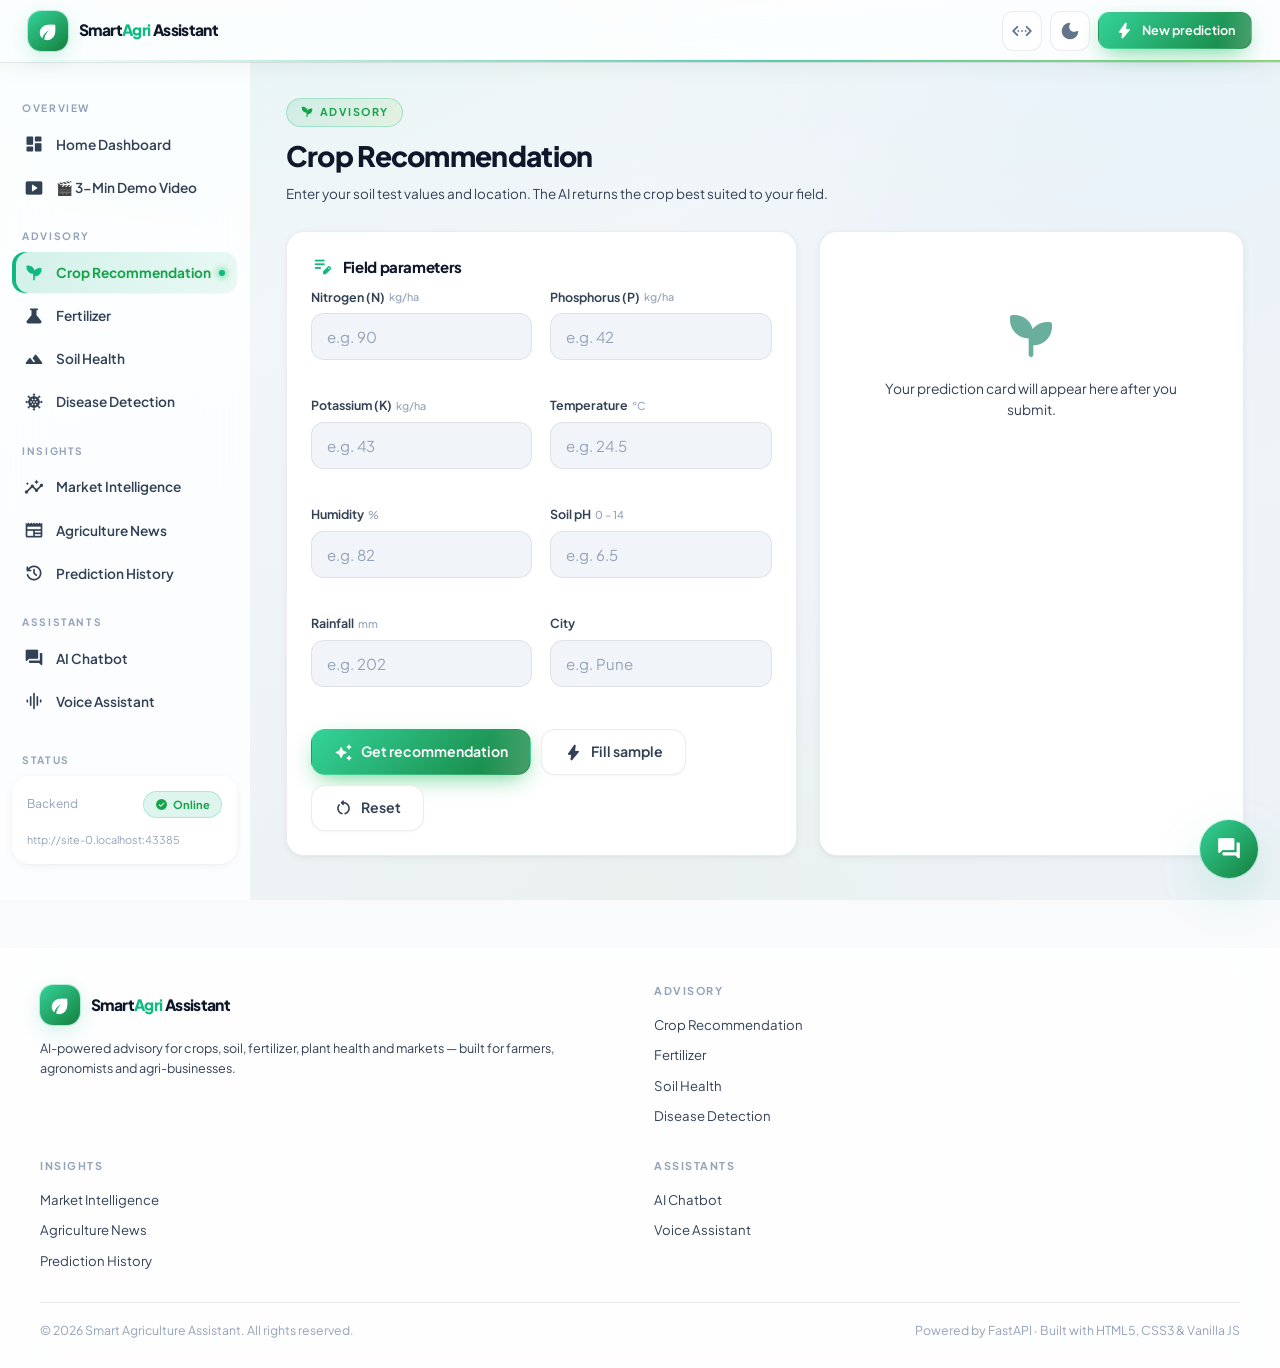
<file: frontend/pages/crop.html>
<!DOCTYPE html>
<html lang="en" data-theme="light">
<head>
  <meta charset="utf-8" />
  <meta name="viewport" content="width=device-width, initial-scale=1" />
  <title>Crop Recommendation — Smart Agriculture Assistant</title>
  <meta name="description" content="Get an AI crop recommendation from soil nutrients (N, P, K), temperature, humidity, pH, rainfall and your city." />
  <meta property="og:type" content="website" />
  <meta property="og:title" content="Crop Recommendation — Smart Agriculture Assistant" />
  <meta property="og:description" content="AI crop recommendation from soil nutrients and live weather." />
  <meta name="twitter:card" content="summary_large_image" />
  <link rel="icon" href="/favicon.ico" />
  <link rel="preconnect" href="https://fonts.googleapis.com" />
  <link rel="preconnect" href="https://fonts.gstatic.com" crossorigin />
  <link href="https://fonts.googleapis.com/css2?family=Plus+Jakarta+Sans:wght@400;500;600;700;800&family=Inter:wght@400;500;600;700;800&family=Material+Symbols+Rounded:opsz,wght,FILL,GRAD@24,400,1,0&display=swap" rel="stylesheet" />
  <link rel="stylesheet" href="../css/style.css" />
  <link rel="stylesheet" href="../css/responsive.css" />
</head>
<body data-root="../">
  <header data-shell="navbar"></header>
  <div class="layout">
    <nav data-shell="sidebar"></nav>
    <main class="content" id="main">

      <header class="page-head reveal">
        <span class="eyebrow">
          <span class="mi" style="font-size:14px" aria-hidden="true">psychiatry</span>Advisory
        </span>
        <h1>Crop Recommendation</h1>
        <p>Enter your soil test values and location. The AI returns the crop best suited to your field.</p>
      </header>

      <div class="grid reveal" style="grid-template-columns: minmax(0,1.2fr) minmax(0,1fr); gap:22px">

        <!-- Form -->
        <section class="card">
          <h2 class="card__title">
            <span class="mi" aria-hidden="true">edit_note</span>Field parameters
          </h2>
          <form id="cropForm" novalidate>
            <div class="form-grid">
              <div class="field">
                <label for="N">Nitrogen (N) <span class="hint">kg/ha</span></label>
                <input class="input" id="N" name="N" type="number" step="any" min="0" max="200" placeholder="e.g. 90" required />
                <span class="error-text" data-error-for="N"></span>
              </div>
              <div class="field">
                <label for="P">Phosphorus (P) <span class="hint">kg/ha</span></label>
                <input class="input" id="P" name="P" type="number" step="any" min="0" max="200" placeholder="e.g. 42" required />
                <span class="error-text" data-error-for="P"></span>
              </div>
              <div class="field">
                <label for="K">Potassium (K) <span class="hint">kg/ha</span></label>
                <input class="input" id="K" name="K" type="number" step="any" min="0" max="220" placeholder="e.g. 43" required />
                <span class="error-text" data-error-for="K"></span>
              </div>
              <div class="field">
                <label for="temperature">Temperature <span class="hint">°C</span></label>
                <input class="input" id="temperature" name="temperature" type="number" step="any" min="-10" max="60" placeholder="e.g. 24.5" required />
                <span class="error-text" data-error-for="temperature"></span>
              </div>
              <div class="field">
                <label for="humidity">Humidity <span class="hint">%</span></label>
                <input class="input" id="humidity" name="humidity" type="number" step="any" min="0" max="100" placeholder="e.g. 82" required />
                <span class="error-text" data-error-for="humidity"></span>
              </div>
              <div class="field">
                <label for="ph">Soil pH <span class="hint">0 – 14</span></label>
                <input class="input" id="ph" name="ph" type="number" step="any" min="0" max="14" placeholder="e.g. 6.5" required />
                <span class="error-text" data-error-for="ph"></span>
              </div>
              <div class="field">
                <label for="rainfall">Rainfall <span class="hint">mm</span></label>
                <input class="input" id="rainfall" name="rainfall" type="number" step="any" min="0" max="1000" placeholder="e.g. 202" required />
                <span class="error-text" data-error-for="rainfall"></span>
              </div>
              <div class="field">
                <label for="city">City</label>
                <input class="input" id="city" name="city" type="text" maxlength="80" placeholder="e.g. Pune" required />
                <span class="error-text" data-error-for="city"></span>
              </div>
            </div>
            <div class="row wrap actions mt-2" style="gap:10px">
              <button class="btn btn--primary" type="submit" id="cropSubmit">
                <span class="mi" aria-hidden="true">auto_awesome</span>Get recommendation</button>
              <button class="btn btn--ghost" type="button" id="cropSample">
                <span class="mi" aria-hidden="true">bolt</span>Fill sample</button>
              <button class="btn btn--ghost" type="reset">
                <span class="mi" aria-hidden="true">restart_alt</span>Reset</button>
            </div>
          </form>
        </section>

        <!-- Result -->
        <section class="card" id="cropResult" aria-live="polite">
          <div class="empty">
            <span class="mi" aria-hidden="true">psychiatry</span>
            <p class="mt-1">Your prediction card will appear here after you submit.</p>
          </div>
        </section>
      </div>

    </main>
  </div>
  <footer data-shell="footer"></footer>

  <script src="../js/api.js"></script>
  <script src="../js/script.js"></script>
  <script src="../js/crop.js"></script>
</body>
</html>
</file>
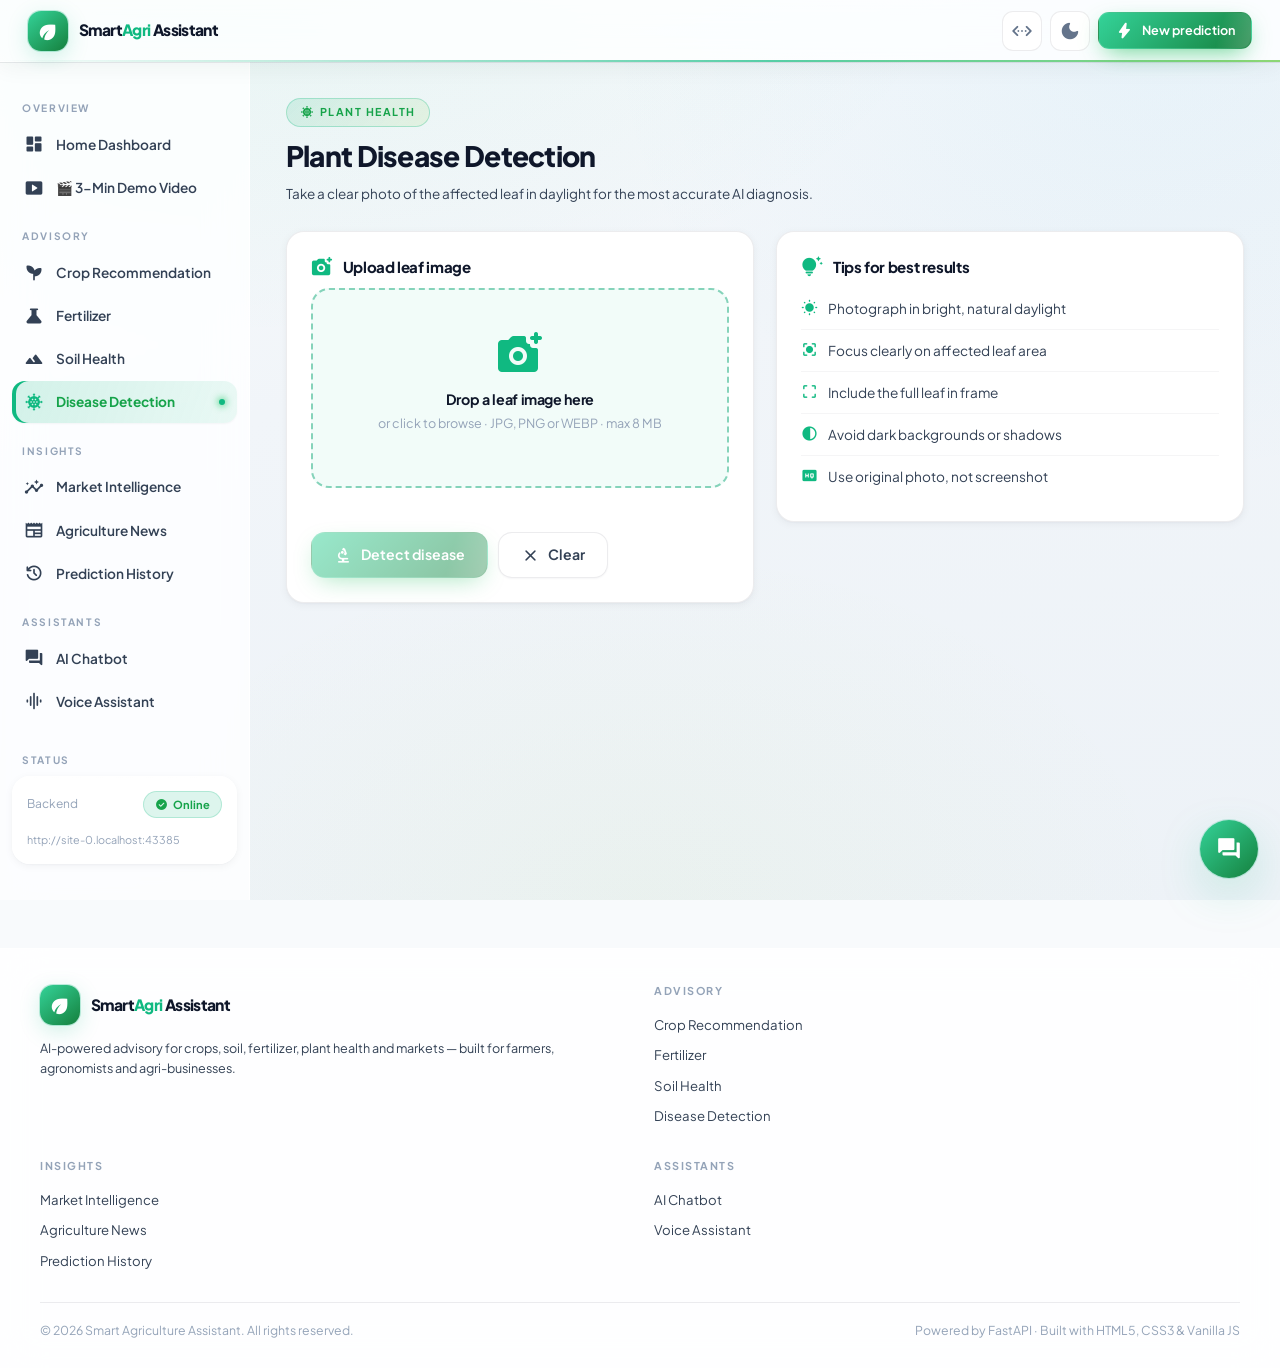
<file: frontend/pages/disease.html>
<!DOCTYPE html>
<html lang="en" data-theme="light">
<head>
  <meta charset="utf-8" />
  <meta name="viewport" content="width=device-width, initial-scale=1" />
  <title>Plant Disease Detection — Smart Agriculture Assistant</title>
  <meta name="description" content="Upload a leaf photo to detect plant disease with confidence score, symptoms, treatment, prevention and medicine recommendations." />
  <meta property="og:type" content="website" />
  <meta property="og:title" content="Plant Disease Detection — Smart Agriculture Assistant" />
  <meta property="og:description" content="AI leaf diagnosis with treatment and prevention guidance." />
  <meta name="twitter:card" content="summary_large_image" />
  <link rel="icon" href="/favicon.ico" />
  <link rel="preconnect" href="https://fonts.googleapis.com" />
  <link rel="preconnect" href="https://fonts.gstatic.com" crossorigin />
  <link href="https://fonts.googleapis.com/css2?family=Plus+Jakarta+Sans:wght@400;500;600;700;800&family=Inter:wght@400;500;600;700;800&family=Material+Symbols+Rounded:opsz,wght,FILL,GRAD@24,400,1,0&display=swap" rel="stylesheet" />
  <link rel="stylesheet" href="../css/style.css" />
  <link rel="stylesheet" href="../css/responsive.css" />
</head>
<body data-root="../">
  <header data-shell="navbar"></header>
  <div class="layout">
    <nav data-shell="sidebar"></nav>
    <main class="content" id="main">

      <header class="page-head reveal">
        <span class="eyebrow">
          <span class="mi" style="font-size:14px" aria-hidden="true">coronavirus</span>Plant Health
        </span>
        <h1>Plant Disease Detection</h1>
        <p>Take a clear photo of the affected leaf in daylight for the most accurate AI diagnosis.</p>
      </header>

      <div class="grid reveal" style="grid-template-columns: minmax(0,1fr) minmax(0,1fr); gap:22px">
        <section class="card">
          <h2 class="card__title">
            <span class="mi" aria-hidden="true">add_a_photo</span>Upload leaf image
          </h2>
          <form id="diseaseForm" novalidate>
            <div class="dropzone" id="diseaseDrop" role="button" tabindex="0"
                 aria-label="Upload a leaf image, or drag and drop it here">
              <span class="mi" aria-hidden="true">add_a_photo</span>
              <h3 class="mt-1">Drop a leaf image here</h3>
              <p class="small muted">or click to browse · JPG, PNG or WEBP · max 8 MB</p>
            </div>
            <input type="file" id="diseaseFile" accept="image/*" class="visually-hidden" />
            <img id="diseasePreview" class="preview-img hidden" alt="Preview of the uploaded leaf image" />
            <span class="error-text" id="diseaseError" style="margin-top:8px;display:block"></span>
            <div class="row wrap actions mt-2" style="gap:10px">
              <button class="btn btn--primary" type="submit" id="diseaseSubmit" disabled>
                <span class="mi" aria-hidden="true">biotech</span>Detect disease</button>
              <button class="btn btn--ghost" type="button" id="diseaseClear">
                <span class="mi" aria-hidden="true">close</span>Clear</button>
            </div>
          </form>
        </section>

        <!-- Tips panel -->
        <section class="card" style="align-self:start">
          <h2 class="card__title">
            <span class="mi" aria-hidden="true">tips_and_updates</span>Tips for best results
          </h2>
          <ul class="list-clean">
            <li><span class="mi" aria-hidden="true">wb_sunny</span>Photograph in bright, natural daylight</li>
            <li><span class="mi" aria-hidden="true">center_focus_strong</span>Focus clearly on affected leaf area</li>
            <li><span class="mi" aria-hidden="true">crop_free</span>Include the full leaf in frame</li>
            <li><span class="mi" aria-hidden="true">contrast</span>Avoid dark backgrounds or shadows</li>
            <li><span class="mi" aria-hidden="true">high_quality</span>Use original photo, not screenshot</li>
          </ul>
        </section>
      </div>

      <section class="mt-2" id="diseaseResult" aria-live="polite"></section>
    </main>
  </div>
  <footer data-shell="footer"></footer>

  <script src="../js/api.js"></script>
  <script src="../js/script.js"></script>
  <script src="../js/disease.js"></script>
</body>
</html>
</file>
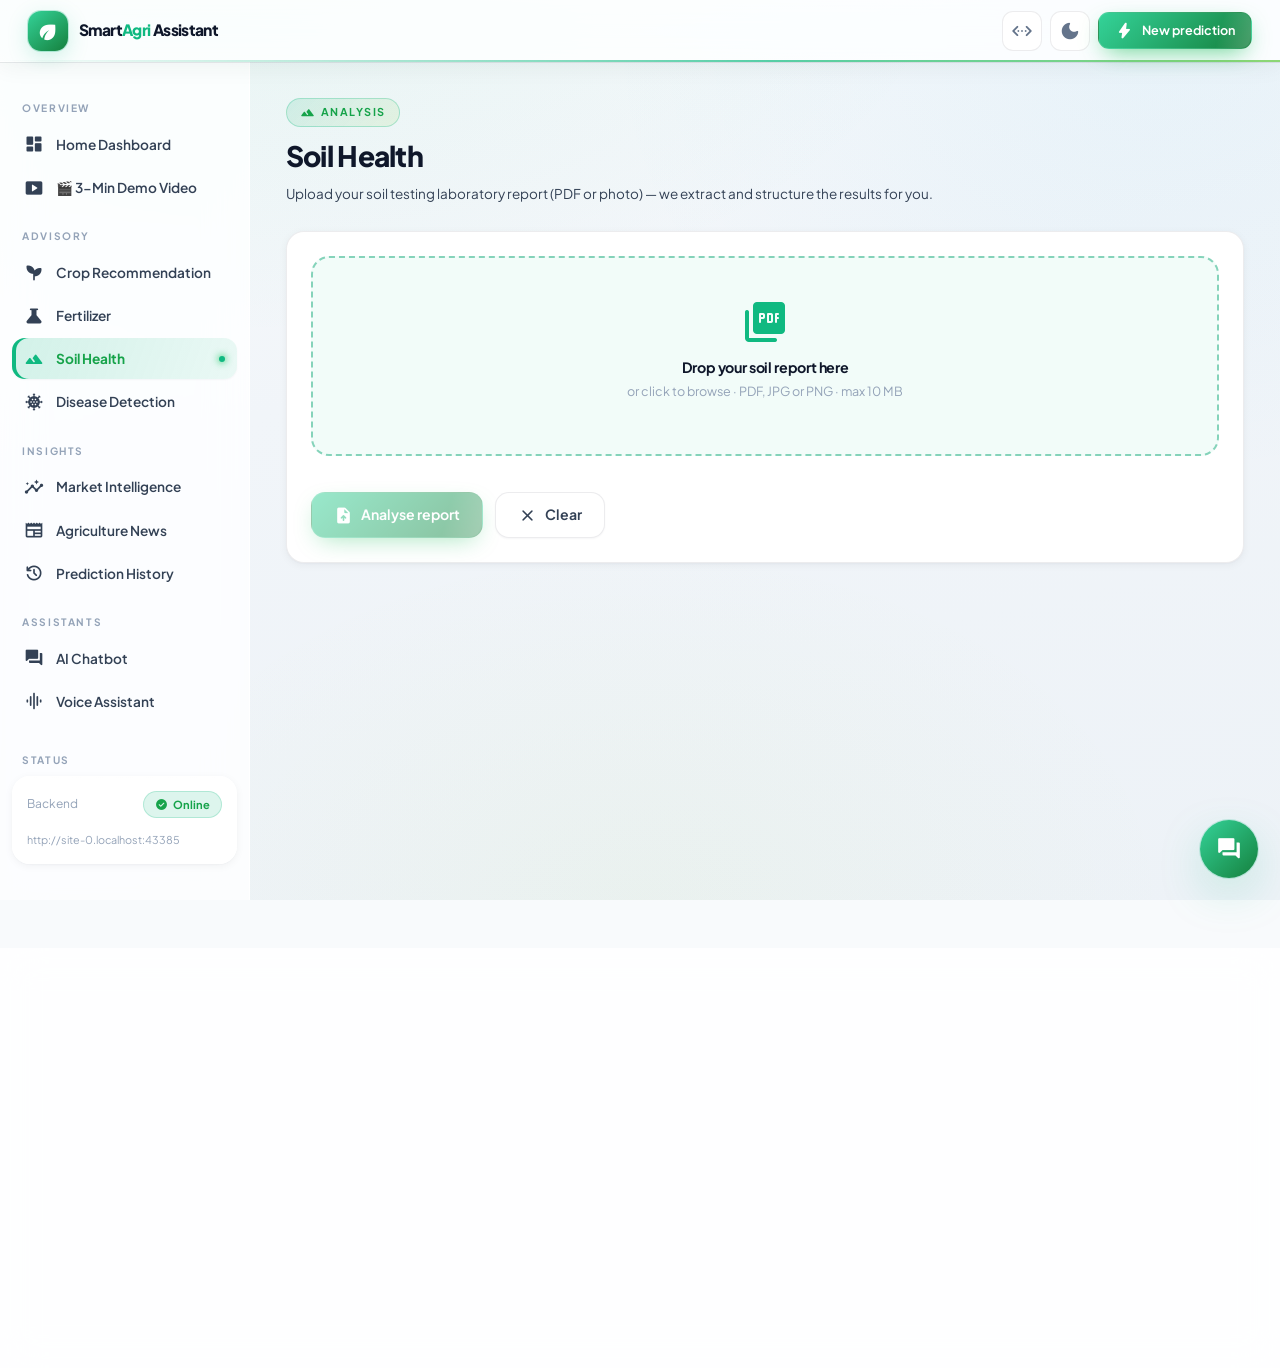
<file: frontend/pages/soil.html>
<!DOCTYPE html>
<html lang="en" data-theme="light">
<head>
  <meta charset="utf-8" />
  <meta name="viewport" content="width=device-width, initial-scale=1" />
  <title>Soil Health Report — Smart Agriculture Assistant</title>
  <meta name="description" content="Upload a soil laboratory report (PDF or photo) and get an instant structured analysis of nutrients, pH and organic carbon." />
  <meta property="og:type" content="website" />
  <meta property="og:title" content="Soil Health Report — Smart Agriculture Assistant" />
  <meta property="og:description" content="Turn a soil lab PDF into a clear, actionable health report." />
  <meta name="twitter:card" content="summary_large_image" />
  <link rel="icon" href="/favicon.ico" />
  <link rel="preconnect" href="https://fonts.googleapis.com" />
  <link rel="preconnect" href="https://fonts.gstatic.com" crossorigin />
  <link href="https://fonts.googleapis.com/css2?family=Plus+Jakarta+Sans:wght@400;500;600;700;800&family=Inter:wght@400;500;600;700;800&family=Material+Symbols+Rounded:opsz,wght,FILL,GRAD@24,400,1,0&display=swap" rel="stylesheet" />
  <link rel="stylesheet" href="../css/style.css" />
  <link rel="stylesheet" href="../css/responsive.css" />
</head>
<body data-root="../">
  <header data-shell="navbar"></header>
  <div class="layout">
    <nav data-shell="sidebar"></nav>
    <main class="content" id="main">
      <header class="page-head reveal">
        <span class="eyebrow"><span class="mi" style="font-size:15px">terrain</span>Analysis</span>
        <h1>Soil Health</h1>
        <p>Upload your soil testing laboratory report (PDF or photo) — we extract and structure the results for you.</p>
      </header>

      <section class="card reveal">
        <form id="soilForm" novalidate>
          <div class="dropzone" id="soilDrop" role="button" tabindex="0"
               aria-label="Upload a soil report as PDF or image, or drag and drop it here">
            <span class="mi" aria-hidden="true">picture_as_pdf</span>
            <h3 class="mt-1">Drop your soil report here</h3>
            <p class="small muted">or click to browse · PDF, JPG or PNG · max 10 MB</p>
            <p class="small" id="soilFileName" style="font-weight:650"></p>
          </div>
          <input type="file" id="soilFile" name="file" accept="application/pdf,.pdf,image/png,image/jpeg,image/jpg,.png,.jpg,.jpeg" class="visually-hidden" />
          <span class="error-text" id="soilError"></span>
          <div class="row wrap actions mt-2">
            <button class="btn btn--primary" type="submit" id="soilSubmit" disabled>
              <span class="mi">upload_file</span>Analyse report</button>
            <button class="btn btn--ghost" type="button" id="soilClear"><span class="mi">close</span>Clear</button>
          </div>
        </form>
      </section>

      <section class="mt-2" id="soilResult" aria-live="polite"></section>
    </main>
  </div>
  <footer data-shell="footer"></footer>

  <script src="../js/api.js"></script>
  <script src="../js/script.js"></script>
  <script src="../js/soil.js"></script>
</body>
</html>
</file>
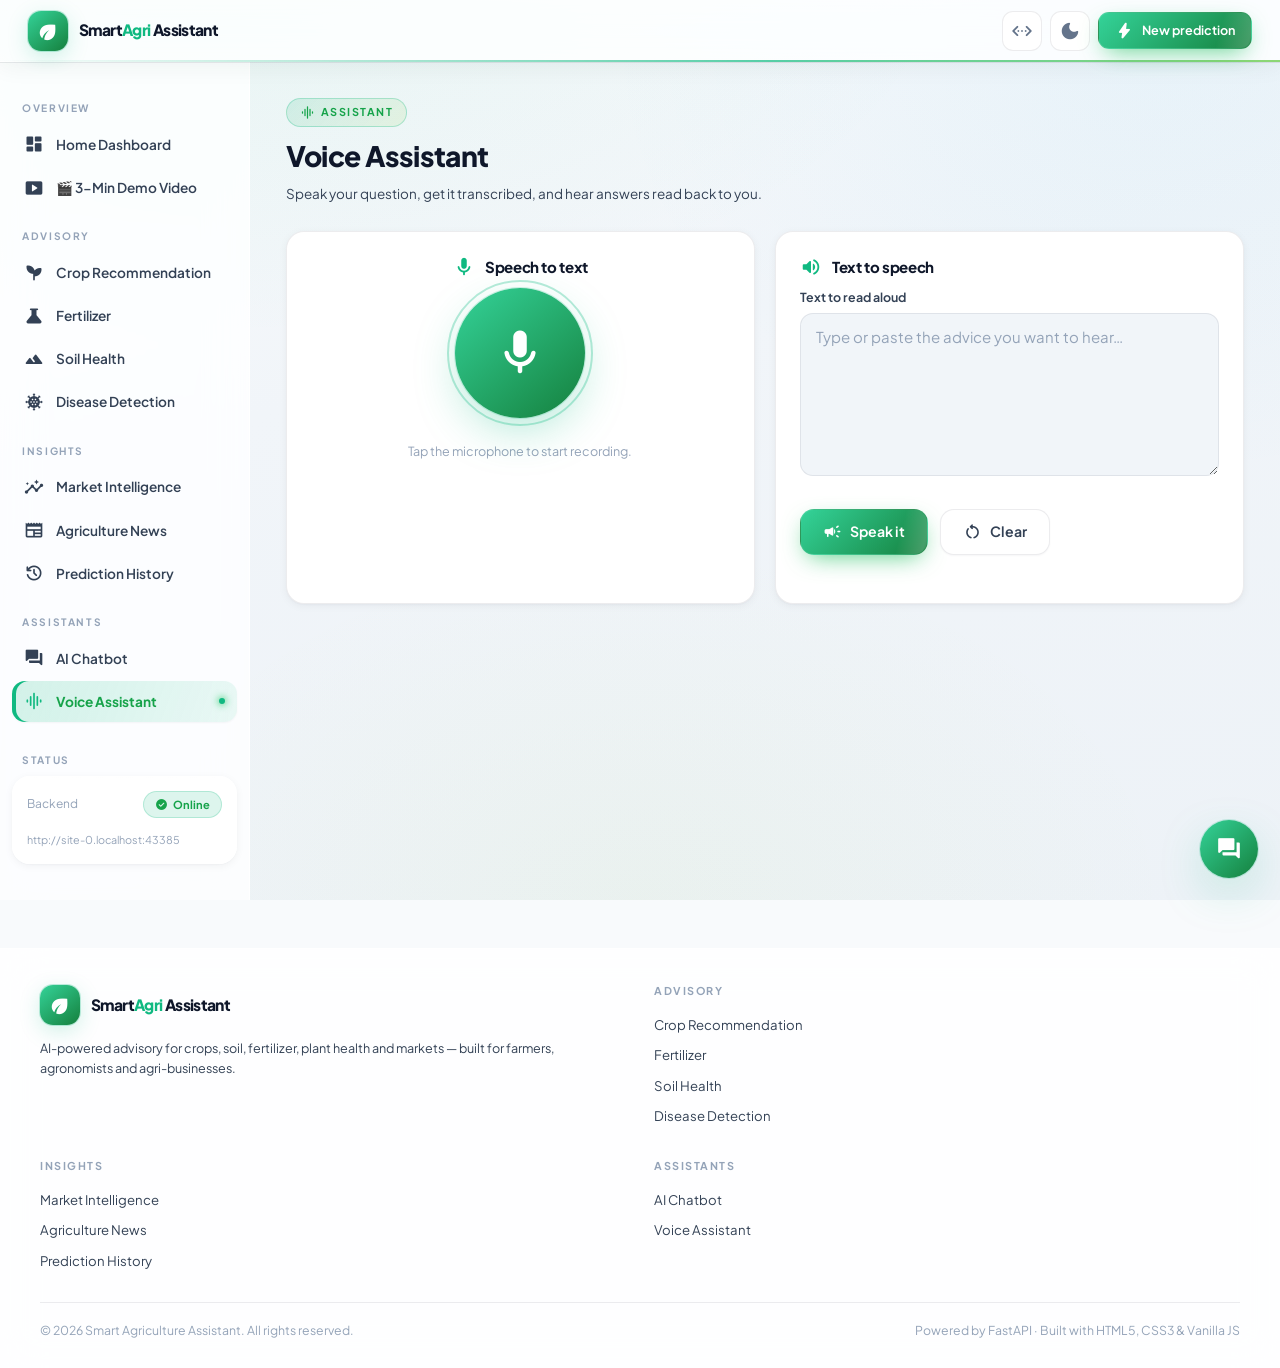
<file: frontend/pages/voice.html>
<!DOCTYPE html>
<html lang="en" data-theme="light">
<head>
  <meta charset="utf-8" />
  <meta name="viewport" content="width=device-width, initial-scale=1" />
  <title>Voice Assistant — Smart Agriculture Assistant</title>
  <meta name="description" content="Hands-free farming assistant: record your question for speech-to-text transcription and listen to spoken answers." />
  <meta property="og:type" content="website" />
  <meta property="og:title" content="Voice Assistant — Smart Agriculture Assistant" />
  <meta property="og:description" content="Speech-to-text and text-to-speech for hands-free field use." />
  <meta name="twitter:card" content="summary_large_image" />
  <link rel="icon" href="/favicon.ico" />
  <link rel="preconnect" href="https://fonts.googleapis.com" />
  <link rel="preconnect" href="https://fonts.gstatic.com" crossorigin />
  <link href="https://fonts.googleapis.com/css2?family=Plus+Jakarta+Sans:wght@400;500;600;700;800&family=Inter:wght@400;500;600;700;800&family=Material+Symbols+Rounded:opsz,wght,FILL,GRAD@24,400,1,0&display=swap" rel="stylesheet" />
  <link rel="stylesheet" href="../css/style.css" />
  <link rel="stylesheet" href="../css/responsive.css" />
</head>
<body data-root="../">
  <header data-shell="navbar"></header>
  <div class="layout">
    <nav data-shell="sidebar"></nav>
    <main class="content" id="main">
      <header class="page-head reveal">
        <span class="eyebrow"><span class="mi" style="font-size:15px">graphic_eq</span>Assistant</span>
        <h1>Voice Assistant</h1>
        <p>Speak your question, get it transcribed, and hear answers read back to you.</p>
      </header>

      <div class="grid cols-2">
        <!-- Speech to text -->
        <section class="card center reveal">
          <h2 class="card__title" style="justify-content:center"><span class="mi">mic</span>Speech to text</h2>
          <button class="mic-btn mt-2" id="micBtn" aria-label="Start recording" aria-pressed="false">
            <span class="mi" aria-hidden="true">mic</span>
          </button>
          <div class="wave hidden" id="wave" aria-hidden="true">
            <i></i><i></i><i></i><i></i><i></i><i></i><i></i><i></i><i></i><i></i><i></i><i></i>
          </div>
          <p class="small muted mt-2" id="micStatus">Tap the microphone to start recording.</p>
          <div id="transcriptPanel" class="mt-1" aria-live="polite"></div>
        </section>

        <!-- Text to speech -->
        <section class="card reveal">
          <h2 class="card__title"><span class="mi">volume_up</span>Text to speech</h2>
          <form id="speakForm" novalidate>
            <div class="field">
              <label for="speakText">Text to read aloud</label>
              <textarea class="input" id="speakText" name="text" rows="6" maxlength="1000"
                        placeholder="Type or paste the advice you want to hear…" required></textarea>
              <span class="error-text" data-error-for="text"></span>
            </div>
            <div class="row wrap actions mt-1">
              <button class="btn btn--primary" type="submit" id="speakSubmit"><span class="mi">campaign</span>Speak it</button>
              <button class="btn btn--ghost" type="reset"><span class="mi">restart_alt</span>Clear</button>
            </div>
          </form>
          <div id="audioPanel" class="mt-2" aria-live="polite"></div>
        </section>
      </div>
    </main>
  </div>
  <footer data-shell="footer"></footer>

  <script src="../js/api.js"></script>
  <script src="../js/script.js"></script>
  <script src="../js/voice.js"></script>
</body>
</html>
</file>
<file: frontend/css/style.css>
/* ==========================================================================
   Smart Agriculture Assistant — Premium Stylesheet v2.0
   Glassmorphism 2.0 · 3D Cards · Animated Gradients · Micro-animations
   ========================================================================== */

@import url('https://fonts.googleapis.com/css2?family=Plus+Jakarta+Sans:wght@400;500;600;700;800&family=Inter:wght@400;500;600;700;800&family=Material+Symbols+Rounded:opsz,wght,FILL,GRAD@24,400,1,0&display=swap');

/* ---------- Design Tokens ---------- */
:root {
  /* — Modern Brand Emerald Palette — */
  --green-50:  #f0fdf4;
  --green-100: #dcfce7;
  --green-200: #bbf7d0;
  --green-300: #86efac;
  --green-400: #4ade80;
  --green-500: #22c55e;
  --green-600: #16a34a;
  --green-700: #15803d;
  --green-800: #166534;
  --green-900: #14532d;
  --leaf:      #10b981;
  --leaf-light:#34d399;
  --lime:      #84cc16;
  --emerald:   #059669;

  /* — Accent Colors — */
  --gold:    #f59e0b;
  --gold-2:  #d97706;
  --sky:     #0ea5e9;
  --sky-2:   #0284c7;
  --violet:  #8b5cf6;
  --rose:    #f43f5e;
  --teal:    #14b8a6;
  --danger:  #ef4444;
  --warn:    #f59e0b;
  --amber:   #f97316;

  /* — Light Theme Surfaces (Modern Slate & Porcelain) — */
  --bg:         #f8fafc;
  --bg-grad:
    radial-gradient(ellipse 1400px 700px at 15% -5%,  rgba(16, 185, 129, 0.07) 0%, transparent 55%),
    radial-gradient(ellipse 1000px 800px at 90%  5%,  rgba(14, 165, 233, 0.05) 0%, transparent 55%),
    radial-gradient(ellipse  900px 600px at 50% 100%, rgba(132, 204, 22, 0.04) 0%, transparent 60%),
    linear-gradient(168deg, #f8fafc 0%, #f1f5f9 40%, #edf2f7 100%);

  --surface:    #ffffff;
  --surface-2:  #f1f5f9;
  --surface-3:  #e2e8f0;
  --glass:      rgba(255, 255, 255, 0.82);
  --glass-2:    rgba(255, 255, 255, 0.55);
  --glass-brd:  rgba(255, 255, 255, 0.90);
  --glass-brd2: rgba(255, 255, 255, 0.45);
  --glass-blur: saturate(180%) blur(20px);

  /* — Text (Slate & Charcoal) — */
  --text:   #0f172a;
  --text-2: #334155;
  --text-3: #64748b;
  --muted:  #94a3b8;
  --border: rgba(15, 23, 42, 0.08);
  --border-2: rgba(15, 23, 42, 0.04);

  /* — Modern Soft Shadows — */
  --shadow-xs: 0 1px 2px rgba(15, 23, 42, 0.04);
  --shadow-sm: 0 2px 8px rgba(15, 23, 42, 0.05), 0 1px 2px rgba(15, 23, 42, 0.03);
  --shadow-md: 0 8px 20px rgba(15, 23, 42, 0.07), 0 2px 5px rgba(15, 23, 42, 0.04);
  --shadow-lg: 0 20px 45px -15px rgba(15, 23, 42, 0.12), 0 6px 16px rgba(15, 23, 42, 0.05);
  --shadow-xl: 0 32px 70px -20px rgba(15, 23, 42, 0.16), 0 12px 28px rgba(15, 23, 42, 0.07);
  --glow-green: 0 0 0 1px rgba(16, 185, 129, 0.25), 0 6px 24px -4px rgba(16, 185, 129, 0.30);
  --glow-green-lg: 0 0 0 1px rgba(16, 185, 129, 0.2), 0 16px 50px -10px rgba(16, 185, 129, 0.40);
  --glow-gold:  0 0 0 1px rgba(245, 158, 11, 0.25), 0 6px 24px -4px rgba(245, 158, 11, 0.35);

  /* — Border Radii — */
  --radius-xs: 6px;
  --radius-sm: 8px;
  --radius:    12px;
  --radius-md: 14px;
  --radius-lg: 18px;
  --radius-xl: 22px;
  --radius-2xl:28px;

  /* — Layout — */
  --sidebar-w: 250px;
  --nav-h:     62px;

  /* — Motion — */
  --ease:      cubic-bezier(.22,1,.36,1);
  --ease-back: cubic-bezier(.34,1.56,.64,1);
  --ease-in:   cubic-bezier(.55,.055,.675,.19);

  /* — Typography — */
  --font:    "Plus Jakarta Sans","Inter",system-ui,-apple-system,BlinkMacSystemFont,"Segoe UI",Roboto,sans-serif;
  --font-mono:"JetBrains Mono","Fira Code",monospace;
}

/* ---------- Dark Mode ---------- */
html[data-theme="dark"] {
  --bg:         #090d16;
  --bg-grad:
    radial-gradient(ellipse 1200px 680px at 12% -8%,  rgba(16, 185, 129, 0.12) 0%, transparent 60%),
    radial-gradient(ellipse  950px 700px at 92%  4%,  rgba(14, 165, 233, 0.08) 0%, transparent 55%),
    radial-gradient(ellipse  800px 500px at 50% 110%, rgba(132, 204, 22, 0.05) 0%, transparent 65%),
    linear-gradient(168deg, #090d16 0%, #0d1527 50%, #080c14 100%);

  --surface:    #0f172a;
  --surface-2:  #1e293b;
  --surface-3:  #334155;
  --glass:      rgba(15, 23, 42, 0.78);
  --glass-2:    rgba(15, 23, 42, 0.50);
  --glass-brd:  rgba(255, 255, 255, 0.10);
  --glass-brd2: rgba(255, 255, 255, 0.06);

  --text:   #f8fafc;
  --text-2: #cbd5e1;
  --text-3: #94a3b8;
  --muted:  #64748b;
  --border: rgba(255, 255, 255, 0.09);
  --border-2: rgba(255, 255, 255, 0.05);

  --shadow-sm: 0 2px 8px rgba(0,0,0,.4);
  --shadow-md: 0 8px 24px rgba(0,0,0,.50);
  --shadow-lg: 0 20px 50px -16px rgba(0,0,0,.70);
  --shadow-xl: 0 32px 75px -20px rgba(0,0,0,.80);
  --glow-green: 0 0 0 1px rgba(16,185,129,.25), 0 6px 24px -4px rgba(16,185,129,.30);
  --glow-green-lg: 0 0 0 1px rgba(16,185,129,.18), 0 16px 50px -10px rgba(16,185,129,.40);
}

/* ==========================================================================
   Base Reset & Refined Compact Sizing
   ========================================================================== */
*, *::before, *::after { box-sizing: border-box; margin: 0; }
html { scroll-behavior: smooth; font-size: 15px; }
html, body { height: 100%; }
body {
  font-family: var(--font);
  color: var(--text);
  background: var(--bg);
  background-image: var(--bg-grad);
  background-attachment: fixed;
  -webkit-font-smoothing: antialiased;
  -moz-osx-font-smoothing: grayscale;
  line-height: 1.55;
  transition: background-color .4s var(--ease), color .4s var(--ease);
  overflow-x: hidden;
}
img { max-width: 100%; display: block; }
a { color: inherit; text-decoration: none; }
button, input, select, textarea { font: inherit; color: inherit; }
h1,h2,h3,h4 { line-height: 1.2; margin: 0 0 .4em; letter-spacing: -.025em; font-family: var(--font); }
h1 { font-size: clamp(1.45rem, 2.2vw, 2.05rem); font-weight: 800; }
h2 { font-size: clamp(1.1rem, 1.5vw, 1.4rem); font-weight: 750; }
h3 { font-size: 0.95rem; font-weight: 700; }
h4 { font-size: 0.85rem; font-weight: 700; }
p  { margin: 0 0 0.85rem; color: var(--text-2); line-height: 1.55; font-size: 0.9rem; }
code { font-family: var(--font-mono); font-size:.88em; }

/* Focus */
:focus-visible {
  outline: 2px solid var(--leaf);
  outline-offset: 3px;
  border-radius: 8px;
}

/* Accessibility skip */
.visually-hidden {
  position:absolute; width:1px; height:1px; overflow:hidden;
  clip:rect(0 0 0 0); clip-path:inset(50%); white-space:nowrap;
}

/* Custom Scrollbar */
::-webkit-scrollbar { width: 6px; height: 6px; }
::-webkit-scrollbar-track { background: transparent; }
::-webkit-scrollbar-thumb { background: color-mix(in oklab,var(--leaf) 40%,var(--muted)); border-radius:99px; }
::-webkit-scrollbar-thumb:hover { background: var(--leaf); }

/* ==========================================================================
   Utility classes
   ========================================================================== */
.muted   { color: var(--muted); }
.small   { font-size: .84rem; }
.smaller { font-size: .76rem; }
.center  { text-align: center; }
.row     { display: flex; gap: 12px; align-items: center; }
.row.wrap { flex-wrap: wrap; }
.spread  { justify-content: space-between; }
.mt-0 { margin-top: 0; }
.mt-1 { margin-top: 14px; }
.mt-2 { margin-top: 24px; }
.mb-1 { margin-bottom: 14px; }
.mb-2 { margin-bottom: 24px; }
.hidden { display: none !important; }
.grid { display: grid; gap: 20px; }
.grid.cols-2 { grid-template-columns: repeat(2, minmax(0,1fr)); }
.grid.cols-3 { grid-template-columns: repeat(3, minmax(0,1fr)); }
.grid.cols-4 { grid-template-columns: repeat(4, minmax(0,1fr)); }
.grid.auto   { grid-template-columns: repeat(auto-fill, minmax(265px,1fr)); }

/* ==========================================================================
   Material Symbols (filled variant for premium look)
   ========================================================================== */
.mi {
  font-family: "Material Symbols Rounded", sans-serif;
  font-weight: normal; font-style: normal; line-height: 1;
  letter-spacing: normal; text-transform: none; white-space: nowrap;
  direction: ltr; -webkit-font-feature-settings: "liga";
  font-variation-settings: "FILL" 1, "wght" 400, "opsz" 24;
  user-select: none; font-size: 22px; flex-shrink: 0;
}
.mi-outline { font-variation-settings: "FILL" 0, "wght" 400, "opsz" 24; }

/* ==========================================================================
   Page entrance animation
   ========================================================================== */
@keyframes pageIn {
  from { opacity:0; transform:translateY(10px); }
  to   { opacity:1; transform:none; }
}
.content { animation: pageIn .5s var(--ease) both; }

/* ==========================================================================
   App Shell — Navbar
   ========================================================================== */
.navbar {
  position: sticky; top: 0; z-index: 60;
  height: var(--nav-h);
  display: flex; align-items: center; gap: 14px;
  padding: 0 clamp(14px,2.4vw,28px);
  background: var(--glass);
  backdrop-filter: var(--glass-blur);
  -webkit-backdrop-filter: var(--glass-blur);
  border-bottom: 1px solid var(--glass-brd);
  box-shadow: 0 1px 0 var(--border), 0 4px 24px rgba(8,45,28,.06);
}

/* Animated gradient underline */
.navbar::after {
  content: "";
  position: absolute;
  bottom: -1px; left: 0; right: 0;
  height: 2px;
  background: linear-gradient(90deg,
    transparent 0%, var(--leaf) 30%, var(--lime) 60%, var(--leaf) 80%, transparent 100%);
  background-size: 200% 100%;
  animation: navGlow 4s linear infinite;
  opacity: .7;
}
@keyframes navGlow {
  0%   { background-position: 200% 0; }
  100% { background-position: -200% 0; }
}

/* Brand */
.brand {
  display: flex; align-items: center; gap: 11px;
  font-weight: 800; letter-spacing: -.04em; font-size: 1.04rem;
}
.brand__mark {
  width: 40px; height: 40px; display: grid; place-items: center;
  border-radius: 13px; flex-shrink: 0;
  background: linear-gradient(140deg, var(--leaf-light), var(--green-700));
  color: #fff;
  box-shadow: var(--glow-green);
  position: relative; overflow: hidden;
  transition: transform .3s var(--ease-back), box-shadow .3s var(--ease);
}
.brand__mark::after {
  content:""; position:absolute; inset:-50%; width:200%; height:200%;
  background: linear-gradient(120deg,transparent 40%,rgba(255,255,255,.25) 50%,transparent 60%);
  transform: translateX(-100%);
  transition: transform .5s var(--ease);
}
.brand:hover .brand__mark { transform: scale(1.08) rotate(-5deg); box-shadow: var(--glow-green-lg); }
.brand:hover .brand__mark::after { transform: translateX(100%); }
.brand__name span { color: var(--leaf); }

.navbar__spacer { flex: 1; }
.navbar__actions { display: flex; align-items: center; gap: 8px; }

/* Icon buttons */
.icon-btn {
  width: 40px; height: 40px; display: grid; place-items: center;
  border-radius: 11px; border: 1px solid var(--border);
  background: var(--surface); color: var(--text-3);
  cursor: pointer;
  transition: transform .22s var(--ease-back), background .2s, color .2s, box-shadow .2s, border-color .2s;
  position: relative; overflow: hidden;
}
.icon-btn::after {
  content: ""; position: absolute; inset: 0;
  background: radial-gradient(circle at center, rgba(22,198,91,.18), transparent 70%);
  opacity: 0; transition: opacity .3s;
}
.icon-btn:hover { transform: translateY(-2px); color: var(--leaf); border-color: color-mix(in oklab,var(--leaf) 35%,transparent); box-shadow: var(--shadow-sm); }
.icon-btn:hover::after { opacity: 1; }
.icon-btn:active { transform: scale(.95); }
.hamburger { display: none; }

/* ==========================================================================
   Layout — sidebar / content
   ========================================================================== */
.layout { display: flex; align-items: flex-start; min-height: calc(100vh - var(--nav-h)); }

.sidebar {
  position: sticky; top: var(--nav-h);
  width: var(--sidebar-w); flex: 0 0 var(--sidebar-w);
  height: calc(100vh - var(--nav-h));
  overflow-y: auto; overflow-x: hidden;
  padding: 20px 12px 32px;
  background: var(--glass);
  backdrop-filter: var(--glass-blur); -webkit-backdrop-filter: var(--glass-blur);
  border-right: 1px solid var(--glass-brd);
}
.sidebar__label {
  font-size: .68rem; text-transform: uppercase; letter-spacing: .16em;
  color: var(--muted); font-weight: 700; padding: 18px 10px 8px;
  display: flex; align-items: center; gap: 6px;
}
.sidebar__label::before {
  content:""; flex:1; height:1px;
  background: linear-gradient(90deg,var(--border),transparent);
  order:-1; display:none;
}

.nav-link {
  display: flex; align-items: center; gap: 12px;
  padding: 10px 12px; border-radius: 13px; margin-bottom: 2px;
  color: var(--text-2); font-weight: 600; font-size: .91rem;
  transition: background .2s var(--ease), color .2s, transform .22s var(--ease-back), box-shadow .2s;
  position: relative;
}
.nav-link .mi { font-size: 20px; transition: transform .25s var(--ease-back); }
.nav-link:hover {
  background: color-mix(in oklab,var(--leaf) 10%,transparent);
  color: var(--text);
  transform: translateX(4px);
}
.nav-link:hover .mi { transform: scale(1.15); }
.nav-link.is-active {
  background: linear-gradient(110deg,
    color-mix(in oklab,var(--leaf) 18%,transparent) 0%,
    color-mix(in oklab,var(--leaf) 8%,transparent) 100%);
  color: var(--green-600);
  font-weight: 700;
  box-shadow: inset 4px 0 0 var(--leaf), var(--shadow-xs);
}
html[data-theme="dark"] .nav-link.is-active { color: var(--leaf-light); }
.nav-link.is-active .mi { color: var(--leaf); }
/* Active glow dot */
.nav-link.is-active::after {
  content:""; position:absolute; right:12px; top:50%; transform:translateY(-50%);
  width:6px; height:6px; border-radius:50%;
  background: var(--leaf);
  box-shadow: 0 0 6px 2px rgba(22,198,91,.5);
}

/* Content */
.content {
  flex: 1; min-width: 0;
  padding: clamp(20px,2.8vw,36px);
}

/* Scrim */
.scrim {
  position: fixed; inset: 0; background: rgba(4,14,9,.55);
  backdrop-filter: blur(4px); z-index: 70; opacity: 0; pointer-events: none;
  transition: opacity .3s var(--ease);
}
.scrim.is-open { opacity: 1; pointer-events: auto; }

/* Page head */
.page-head { margin-bottom: 26px; }
.page-head .eyebrow {
  display: inline-flex; align-items: center; gap: 6px;
  font-size: .72rem; font-weight: 700; letter-spacing: .14em; text-transform: uppercase;
  color: var(--green-600);
  background: linear-gradient(135deg, color-mix(in oklab,var(--leaf) 14%,transparent), color-mix(in oklab,var(--lime) 10%,transparent));
  border: 1px solid color-mix(in oklab,var(--leaf) 28%,transparent);
  padding: 5px 13px; border-radius: 999px; margin-bottom: 12px;
}
html[data-theme="dark"] .page-head .eyebrow { color: var(--leaf-light); }

/* Footer */
.footer {
  margin-top: 48px; padding: 36px clamp(18px,3vw,44px) 28px;
  background: var(--glass);
  backdrop-filter: var(--glass-blur); -webkit-backdrop-filter: var(--glass-blur);
  border-top: 1px solid var(--glass-brd);
}
.footer__grid {
  display: grid; gap: 28px;
  grid-template-columns: 1.5fr 1fr 1fr 1fr;
  max-width: 1200px; margin: 0 auto;
}
.footer h4 {
  font-size: .72rem; text-transform: uppercase; letter-spacing: .14em;
  color: var(--muted); margin-bottom: 12px;
}
.footer a {
  display: block; padding: 5px 0; color: var(--text-2); font-size: .88rem;
  transition: color .2s, transform .2s var(--ease), padding-left .2s var(--ease);
}
.footer a:hover { color: var(--leaf); transform: none; padding-left: 6px; }
.footer__bottom {
  max-width: 1200px; margin: 26px auto 0; padding-top: 18px;
  border-top: 1px solid var(--border);
  display: flex; justify-content: space-between; flex-wrap: wrap; gap: 10px;
  font-size: .82rem; color: var(--muted);
}

/* ==========================================================================
   Cards & Surfaces
   ========================================================================== */
.card {
  background: var(--surface);
  border: 1px solid var(--border);
  border-radius: var(--radius-lg);
  padding: 24px;
  box-shadow: var(--shadow-sm);
  transition: transform .35s var(--ease), box-shadow .35s var(--ease), border-color .3s;
  position: relative;
}

/* Subtle top gradient line */
.card::before {
  content: "";
  position: absolute; top: 0; left: 20px; right: 20px; height: 1px;
  background: linear-gradient(90deg,transparent,rgba(255,255,255,.9),transparent);
  border-radius: 999px;
}
html[data-theme="dark"] .card::before {
  background: linear-gradient(90deg,transparent,rgba(255,255,255,.12),transparent);
}

.card--glass {
  background: var(--glass);
  backdrop-filter: var(--glass-blur); -webkit-backdrop-filter: var(--glass-blur);
  border-color: var(--glass-brd);
}
.card--glass-2 {
  background: var(--glass-2);
  backdrop-filter: var(--glass-blur); -webkit-backdrop-filter: var(--glass-blur);
  border-color: var(--glass-brd2);
}

.card--hover {
  cursor: pointer;
  transform-style: preserve-3d;
}
.card--hover:hover {
  transform: translateY(-8px);
  box-shadow: var(--shadow-xl);
  border-color: color-mix(in oklab,var(--leaf) 35%,transparent);
}

.card__title {
  display: flex; align-items: center; gap: 10px;
  font-weight: 750; margin-bottom: 10px; font-size: 1rem;
}
.card__title .mi { color: var(--leaf); }

/* ==========================================================================
   Feature Cards — 3D tilt + shimmer
   ========================================================================== */
.feature-card {
  position: relative; overflow: hidden;
  display: flex; flex-direction: column; gap: 6px;
  /* Bottom accent border */
  border-bottom: 2px solid transparent;
  background-clip: padding-box;
  transition: transform .3s var(--ease), box-shadow .3s var(--ease), border-color .3s;
  will-change: transform;
  transform-style: preserve-3d;
}

/* Shimmer sweep on hover */
.feature-card::before {
  content: "";
  position: absolute; inset: 0;
  background: linear-gradient(105deg,
    transparent 40%,
    rgba(255,255,255,.18) 50%,
    transparent 60%);
  background-size: 200% 100%;
  background-position: 200% 0;
  transition: background-position .5s var(--ease);
  pointer-events: none; z-index: 0;
}
.feature-card:hover::before { background-position: -100% 0; }

/* Glow radial in corner */
.feature-card::after {
  content: "";
  position: absolute; bottom: -50%; right: -30%;
  width: 220px; height: 220px; border-radius: 50%;
  background: radial-gradient(circle, color-mix(in oklab,var(--leaf) 22%,transparent), transparent 68%);
  opacity: 0; transition: opacity .4s var(--ease);
  pointer-events: none;
}
.feature-card:hover::after { opacity: 1; }
.feature-card:hover {
  transform: translateY(-8px) perspective(600px) rotateX(1deg);
  box-shadow: var(--shadow-xl);
  border-bottom-color: var(--leaf);
}

/* Feature icon */
.feature-card .ficon {
  width: 52px; height: 52px; border-radius: 16px;
  display: grid; place-items: center;
  color: #fff; margin-bottom: 8px;
  background: linear-gradient(140deg, var(--leaf-light), var(--green-700));
  box-shadow: var(--glow-green);
  transition: transform .3s var(--ease-back), box-shadow .3s var(--ease);
  position: relative; z-index: 1;
}
.feature-card:hover .ficon {
  transform: scale(1.1) rotate(-5deg);
  box-shadow: var(--glow-green-lg);
}
.ficon.blue   { background: linear-gradient(140deg,#60d2f8,#2563eb); box-shadow: 0 0 0 1px rgba(56,178,248,.3),0 8px 28px -4px rgba(56,178,248,.5); }
.ficon.amber  { background: linear-gradient(140deg,#fcd34d,#ea580c); box-shadow: 0 0 0 1px rgba(245,165,36,.3),0 8px 28px -4px rgba(245,165,36,.5); }
.ficon.violet { background: linear-gradient(140deg,#c4b5fd,#7c3aed); box-shadow: 0 0 0 1px rgba(167,139,250,.3),0 8px 28px -4px rgba(167,139,250,.5); }
.ficon.rose   { background: linear-gradient(140deg,#fda4af,#be123c); box-shadow: 0 0 0 1px rgba(251,113,133,.3),0 8px 28px -4px rgba(251,113,133,.5); }
.ficon.teal   { background: linear-gradient(140deg,#5eead4,#0d9488); box-shadow: 0 0 0 1px rgba(45,212,191,.3),0 8px 28px -4px rgba(45,212,191,.5); }
.ficon.blue:hover,.ficon.amber:hover,.ficon.violet:hover,.ficon.rose:hover,.ficon.teal:hover { transform:none; }

.feature-card > h3, .feature-card > p { position: relative; z-index: 1; }
.feature-card .go {
  margin-top: auto; padding-top: 14px;
  font-weight: 700; color: var(--green-600);
  display: inline-flex; align-items: center; gap: 6px;
  font-size: .88rem; position: relative; z-index: 1;
}
html[data-theme="dark"] .feature-card .go { color: var(--leaf-light); }
.feature-card .go .mi { font-size: 18px; transition: transform .25s var(--ease-back); }
.feature-card:hover .go .mi { transform: translateX(5px); }
.feature-card .go::after {
  content: ""; position: absolute; bottom: 10px; left: 0;
  width: 0; height: 1.5px; background: var(--leaf);
  transition: width .3s var(--ease);
}
.feature-card:hover .go::after { width: 100%; }

/* ==========================================================================
   Stat Cards
   ========================================================================== */
.stat {
  display: flex; gap: 16px; align-items: center;
}
.stat__icon {
  width: 52px; height: 52px; border-radius: 16px; flex-shrink: 0;
  display: grid; place-items: center;
  background: linear-gradient(140deg,
    color-mix(in oklab,var(--leaf) 25%,transparent),
    color-mix(in oklab,var(--leaf) 10%,transparent));
  color: var(--leaf);
  box-shadow: 0 0 0 1px color-mix(in oklab,var(--leaf) 25%,transparent),
              0 4px 16px -4px color-mix(in oklab,var(--leaf) 35%,transparent);
  transition: transform .3s var(--ease-back), box-shadow .3s var(--ease);
}
.card--hover:hover .stat__icon {
  transform: scale(1.1) rotate(-5deg);
  box-shadow: var(--glow-green);
}
.stat__value {
  font-size: 1.75rem; font-weight: 800;
  letter-spacing: -.04em; line-height: 1;
  background: linear-gradient(135deg, var(--text) 0%, var(--green-700) 100%);
  -webkit-background-clip: text; -webkit-text-fill-color: transparent;
  background-clip: text;
}
html[data-theme="dark"] .stat__value {
  background: linear-gradient(135deg, var(--text) 0%, var(--leaf-light) 100%);
  -webkit-background-clip: text; background-clip: text;
}
.stat__label { font-size: .8rem; color: var(--muted); margin-top: 3px; font-weight: 500; }

/* ==========================================================================
   Hero Section
   ========================================================================== */
.hero {
  position: relative; overflow: hidden;
  border-radius: var(--radius-2xl);
  padding: clamp(30px,5vw,60px) clamp(28px,5vw,56px);
  color: #fff; margin-bottom: 28px;
  background: linear-gradient(130deg, #044d28 0%, #0a7a40 35%, #12b558 70%, #1ed76a 100%);
  box-shadow: var(--glow-green-lg);
  isolation: isolate;
}

/* Noise texture overlay */
.hero::before {
  content: ""; position: absolute; inset: 0; z-index: 1;
  background-image: url("data:image/svg+xml,%3Csvg viewBox='0 0 256 256' xmlns='http://www.w3.org/2000/svg'%3E%3Cfilter id='n'%3E%3CfeTurbulence type='fractalNoise' baseFrequency='0.9' numOctaves='4' stitchTiles='stitch'/%3E%3C/filter%3E%3Crect width='100%25' height='100%25' filter='url(%23n)' opacity='0.035'/%3E%3C/svg%3E");
  background-size: 200px 200px;
  mix-blend-mode: overlay;
  pointer-events: none;
}

/* Large glowing orbs */
.hero-orb {
  position: absolute; border-radius: 50%; pointer-events: none;
  background: rgba(255,255,255,.08); filter: blur(1px);
}
.hero-orb-1 { width: 440px; height: 440px; right: -100px; top: -180px; animation: floatOrb 10s ease-in-out infinite; }
.hero-orb-2 { width: 260px; height: 260px; right: 200px; bottom: -160px; animation: floatOrb 13s ease-in-out infinite reverse; }
.hero-orb-3 { width: 150px; height: 150px; left: 45%; top: -40px; animation: floatOrb 8s ease-in-out infinite 2s; background: rgba(170,237,90,.12); }

@keyframes floatOrb {
  0%,100% { transform: translateY(0) scale(1); }
  50%     { transform: translateY(-28px) scale(1.04); }
}

/* Particle canvas */
#heroCanvas {
  position: absolute; inset: 0; width: 100%; height: 100%;
  z-index: 0; pointer-events: none; opacity: .6;
}

.hero__inner {
  position: relative; z-index: 2; max-width: 660px;
}
.hero h1 { color: #fff; text-shadow: 0 2px 20px rgba(0,0,0,.2); }
.hero p  { color: rgba(255,255,255,.88); font-size: 1.05rem; max-width: 520px; }

.hero .badge-row { display: flex; gap: 10px; flex-wrap: wrap; margin-bottom: 18px; }
.hero-badge {
  background: rgba(255,255,255,.14);
  border: 1px solid rgba(255,255,255,.30);
  padding: 6px 14px; border-radius: 999px;
  font-size: .77rem; font-weight: 650;
  backdrop-filter: blur(8px);
  display: inline-flex; align-items: center; gap: 5px;
  transition: background .2s, transform .2s var(--ease);
}
.hero-badge:hover { background: rgba(255,255,255,.24); transform: translateY(-2px); }

/* Hero stat strip */
.hero-stats {
  display: flex; gap: 24px; flex-wrap: wrap;
  margin-top: 28px; padding-top: 22px;
  border-top: 1px solid rgba(255,255,255,.18);
}
.hero-stat { display: flex; flex-direction: column; gap: 2px; }
.hero-stat__val { font-size: 1.5rem; font-weight: 800; letter-spacing: -.04em; color: #fff; }
.hero-stat__lbl { font-size: .74rem; color: rgba(255,255,255,.72); font-weight: 500; }

/* ==========================================================================
   Buttons
   ========================================================================== */
.btn {
  display: inline-flex; align-items: center; justify-content: center; gap: 8px;
  padding: 11px 22px; border-radius: 14px; border: 1px solid transparent;
  font-weight: 650; font-size: .94rem; cursor: pointer; white-space: nowrap;
  transition: transform .22s var(--ease-back), box-shadow .25s var(--ease), background .25s, opacity .2s;
  position: relative; overflow: hidden;
  -webkit-tap-highlight-color: transparent;
}
/* Ripple base */
.btn::after {
  content: ""; position: absolute;
  width: 120%; padding-bottom: 120%; border-radius: 50%;
  top: 50%; left: 50%; transform: translate(-50%,-50%) scale(0);
  background: rgba(255,255,255,.25);
  opacity: 0;
  transition: transform .5s var(--ease), opacity .3s;
}
.btn:active::after { transform: translate(-50%,-50%) scale(1); opacity: 1; transition: none; }
.btn .mi { font-size: 19px; }
.btn:hover { transform: translateY(-2px); }
.btn:active { transform: translateY(1px); }
.btn:disabled { opacity: .5; cursor: not-allowed; transform: none; }

.btn--primary {
  background: linear-gradient(135deg, var(--leaf-light) 0%, var(--green-700) 100%);
  color: #fff;
  box-shadow: 0 8px 24px -8px rgba(15,186,82,.75);
  border-color: rgba(255,255,255,.1);
}
.btn--primary:hover { box-shadow: 0 14px 36px -10px rgba(15,186,82,.9); }
/* Shimmer on primary */
.btn--primary::before {
  content: ""; position: absolute; inset: 0;
  background: linear-gradient(105deg, transparent 40%, rgba(255,255,255,.2) 50%, transparent 60%);
  background-size: 200% 100%;
  background-position: 200% 0;
  transition: background-position .6s var(--ease);
}
.btn--primary:hover::before { background-position: -100% 0; }

.btn--ghost {
  background: var(--surface); border-color: var(--border); color: var(--text-2);
  box-shadow: var(--shadow-xs);
}
.btn--ghost:hover { color: var(--leaf); border-color: color-mix(in oklab,var(--leaf) 45%,transparent); box-shadow: var(--shadow-sm); }

.btn--light {
  background: rgba(255,255,255,.16);
  border-color: rgba(255,255,255,.35);
  color: #fff;
  backdrop-filter: blur(10px);
}
.btn--light:hover { background: rgba(255,255,255,.26); }

.btn--sm { padding: 8px 16px; font-size: .84rem; border-radius: 11px; }
.btn--block { width: 100%; }

/* ==========================================================================
   Forms
   ========================================================================== */
.form-grid { display: grid; gap: 18px; grid-template-columns: repeat(auto-fit,minmax(185px,1fr)); }
.field { display: flex; flex-direction: column; gap: 6px; }
.field label { font-size: .83rem; font-weight: 650; color: var(--text-2); display: flex; align-items: center; gap: 4px; }
.field .hint { font-size: .72rem; color: var(--muted); font-weight: 500; }

.input, select.input, textarea.input {
  width: 100%; padding: 11px 15px; border-radius: 13px;
  border: 1px solid var(--border);
  background: var(--surface-2);
  color: var(--text);
  transition: border-color .2s, box-shadow .2s, background .2s, transform .15s var(--ease);
  -webkit-appearance: none;
}
.input::placeholder { color: var(--muted); }
.input:hover { border-color: color-mix(in oklab,var(--leaf) 30%,var(--border)); }
.input:focus {
  outline: none;
  border-color: var(--leaf);
  background: var(--surface);
  box-shadow: 0 0 0 4px color-mix(in oklab,var(--leaf) 16%,transparent);
  transform: translateY(-1px);
}
.input.is-invalid {
  border-color: var(--danger);
  box-shadow: 0 0 0 4px color-mix(in oklab,var(--danger) 13%,transparent);
}
.error-text { color: var(--danger); font-size: .75rem; min-height: 1.1em; display: flex; align-items: center; gap: 4px; }

/* Dropzone */
.dropzone {
  border: 2px dashed color-mix(in oklab,var(--leaf) 45%,var(--border));
  border-radius: var(--radius-lg);
  padding: 40px 24px; text-align: center;
  background: color-mix(in oklab,var(--leaf) 5%,transparent);
  cursor: pointer;
  transition: background .25s, border-color .25s, transform .25s var(--ease), box-shadow .25s;
  position: relative; overflow: hidden;
}
.dropzone::after {
  content: ""; position: absolute; inset: 0;
  background: radial-gradient(circle at center, color-mix(in oklab,var(--leaf) 10%,transparent), transparent 70%);
  opacity: 0; transition: opacity .3s;
  pointer-events: none;
}
.dropzone:hover, .dropzone.is-drag {
  background: color-mix(in oklab,var(--leaf) 12%,transparent);
  border-color: var(--leaf);
  transform: translateY(-3px);
  box-shadow: var(--glow-green);
}
.dropzone:hover::after, .dropzone.is-drag::after { opacity: 1; }
.dropzone .mi { font-size: 48px; color: var(--leaf); transition: transform .3s var(--ease-back); }
.dropzone:hover .mi { transform: scale(1.15) translateY(-4px); }
.dropzone h3 { margin-top: 8px; position: relative; z-index: 1; }
.dropzone p  { position: relative; z-index: 1; }

.preview-img {
  border-radius: var(--radius); box-shadow: var(--shadow-md);
  max-height: 300px; margin: 16px auto 0; object-fit: cover;
  transition: box-shadow .3s var(--ease);
}
.preview-img:hover { box-shadow: var(--shadow-xl); }

/* ==========================================================================
   Tables
   ========================================================================== */
.table-wrap { overflow-x: auto; border-radius: var(--radius-md); border: 1px solid var(--border); }
table.data {
  width: 100%; border-collapse: collapse; font-size: .9rem;
  min-width: 640px; background: var(--surface);
}
table.data th, table.data td { padding: 13px 16px; text-align: left; border-bottom: 1px solid var(--border-2); }
table.data thead th {
  background: var(--surface-2);
  font-size: .73rem; text-transform: uppercase;
  letter-spacing: .09em; color: var(--muted);
  cursor: pointer; user-select: none; white-space: nowrap; font-weight: 700;
}
table.data thead th:hover { color: var(--leaf); }
table.data tbody tr { transition: background .2s; }
table.data tbody tr:hover { background: color-mix(in oklab,var(--leaf) 6%,transparent); }

/* Pagination */
.pagination { display: flex; gap: 6px; align-items: center; justify-content: center; flex-wrap: wrap; margin-top: 18px; }
.page-btn {
  min-width: 38px; height: 38px; padding: 0 10px; border-radius: 11px; cursor: pointer;
  border: 1px solid var(--border); background: var(--surface); color: var(--text-2); font-weight: 600;
  transition: background .2s, color .2s, transform .2s var(--ease-back), box-shadow .2s;
}
.page-btn:hover:not(:disabled) { transform: translateY(-2px); color: var(--leaf); box-shadow: var(--shadow-sm); }
.page-btn.is-active {
  background: linear-gradient(135deg, var(--leaf-light), var(--green-700));
  color: #fff; border-color: transparent;
  box-shadow: var(--glow-green);
}
.page-btn:disabled { opacity: .35; cursor: not-allowed; }

/* ==========================================================================
   Badges / Pills / Chips
   ========================================================================== */
.badge {
  display: inline-flex; align-items: center; gap: 5px;
  padding: 4px 11px; border-radius: 999px;
  font-size: .74rem; font-weight: 700;
  background: color-mix(in oklab,var(--leaf) 14%,transparent);
  color: var(--green-600);
  border: 1px solid color-mix(in oklab,var(--leaf) 22%,transparent);
}
.badge.amber { background: color-mix(in oklab,var(--gold) 16%,transparent); color: #a06000; border-color: color-mix(in oklab,var(--gold) 30%,transparent); }
.badge.rose  { background: color-mix(in oklab,var(--danger) 13%,transparent); color: var(--danger); border-color: color-mix(in oklab,var(--danger) 22%,transparent); }
.badge.blue  { background: color-mix(in oklab,var(--sky) 14%,transparent); color: #1260a0; border-color: color-mix(in oklab,var(--sky) 22%,transparent); }
html[data-theme="dark"] .badge       { color: var(--leaf-light); }
html[data-theme="dark"] .badge.amber { color: #ffd47a; }
html[data-theme="dark"] .badge.blue  { color: #8dd5ff; }
html[data-theme="dark"] .badge.rose  { color: #fca5a5; }

.chips { display: flex; gap: 8px; flex-wrap: wrap; }
.chip {
  padding: 8px 16px; border-radius: 999px; border: 1px solid var(--border);
  background: var(--surface); color: var(--text-2); cursor: pointer; font-size: .84rem; font-weight: 600;
  transition: all .22s var(--ease-back);
}
.chip:hover { transform: translateY(-2px); border-color: var(--leaf); color: var(--leaf); box-shadow: var(--shadow-sm); }
.chip.is-active {
  background: linear-gradient(135deg, var(--leaf-light), var(--green-700));
  color: #fff; border-color: transparent;
  box-shadow: var(--glow-green);
}

/* ==========================================================================
   Progress Meter
   ========================================================================== */
.meter {
  height: 8px; border-radius: 99px;
  background: color-mix(in oklab,var(--leaf) 12%,transparent);
  overflow: hidden; position: relative;
}
.meter > i {
  display: block; height: 100%; border-radius: 99px;
  background: linear-gradient(90deg, var(--lime), var(--leaf), var(--green-600));
  width: 0; transition: width 1.2s var(--ease);
  position: relative;
}
.meter > i::after {
  content: ""; position: absolute; right: 0; top: 0; bottom: 0; width: 20px;
  background: linear-gradient(90deg, transparent, rgba(255,255,255,.4));
}

/* ==========================================================================
   Result Hero Panel
   ========================================================================== */
.result-hero {
  display: flex; align-items: center; gap: 20px; flex-wrap: wrap;
  padding: 26px; border-radius: var(--radius-lg); color: #fff;
  background: linear-gradient(130deg, var(--green-800), var(--green-600), var(--leaf));
  box-shadow: var(--glow-green-lg);
  position: relative; overflow: hidden;
}
.result-hero::before {
  content: ""; position: absolute; inset: 0;
  background: linear-gradient(105deg, transparent 50%, rgba(255,255,255,.07) 60%, transparent 70%);
  animation: resultShimmer 3s infinite;
}
@keyframes resultShimmer {
  0%   { background-position: -200% 0; }
  100% { background-position:  200% 0; }
}
.result-hero .big {
  font-size: clamp(1.7rem,3vw,2.3rem); font-weight: 800;
  text-transform: capitalize; text-shadow: 0 2px 12px rgba(0,0,0,.25);
}
.result-hero .mi { font-size: 50px; }

.kv { display: grid; grid-template-columns: 1fr auto; gap: 10px 16px; font-size: .9rem; }
.kv dt { color: var(--muted); }
.kv dd { margin: 0; font-weight: 650; text-align: right; }

.list-clean { list-style: none; margin: 0; padding: 0; }
.list-clean li {
  display: flex; gap: 10px; padding: 10px 0;
  border-bottom: 1px solid var(--border-2);
  color: var(--text-2); font-size: .91rem;
  transition: background .15s, padding-left .15s var(--ease);
}
.list-clean li:last-child { border-bottom: 0; }
.list-clean li:hover { padding-left: 4px; }
.list-clean .mi { font-size: 17px; color: var(--leaf); flex: 0 0 auto; margin-top: 1px; }

/* ==========================================================================
   Loading / Skeleton / Empty States
   ========================================================================== */
.spinner {
  width: 40px; height: 40px; border-radius: 50%;
  border: 3px solid color-mix(in oklab,var(--leaf) 20%,transparent);
  border-top-color: var(--leaf); animation: spin .75s linear infinite;
}
.spinner--sm { width: 16px; height: 16px; border-width: 2px; }
@keyframes spin { to { transform: rotate(360deg) } }

.loader { display: flex; flex-direction: column; align-items: center; gap: 14px; padding: 48px 12px; color: var(--muted); }
.loader .dots span {
  display: inline-block; width: 8px; height: 8px; border-radius: 50%;
  background: var(--leaf); margin: 0 3px;
  animation: bounce 1.1s infinite ease-in-out;
  box-shadow: 0 0 6px rgba(22,198,91,.4);
}
.loader .dots span:nth-child(2) { animation-delay: .15s; background: var(--lime); }
.loader .dots span:nth-child(3) { animation-delay: .3s; }
@keyframes bounce { 0%,80%,100%{transform:translateY(0);opacity:.5} 40%{transform:translateY(-10px);opacity:1} }

.skeleton {
  border-radius: var(--radius-sm);
  background: linear-gradient(90deg,
    var(--surface-2) 25%,
    color-mix(in oklab,var(--leaf) 8%,var(--surface-2)) 50%,
    var(--surface-2) 75%);
  background-size: 200% 100%;
  animation: shimmer 1.5s infinite;
  min-height: 16px;
}
@keyframes shimmer { to { background-position: -200% 0 } }

.empty { text-align: center; padding: 52px 20px; color: var(--muted); }
.empty .mi {
  font-size: 56px;
  color: color-mix(in oklab,var(--leaf) 50%,var(--muted));
  display: block; margin-bottom: 8px;
  animation: emptyFloat 3s ease-in-out infinite;
}
@keyframes emptyFloat { 0%,100%{transform:translateY(0)} 50%{transform:translateY(-8px)} }
.empty p { font-size: .92rem; }

.alert {
  display: flex; gap: 12px; align-items: flex-start;
  padding: 14px 18px; border-radius: var(--radius-md);
  border: 1px solid color-mix(in oklab,var(--danger) 30%,transparent);
  background: color-mix(in oklab,var(--danger) 8%,transparent);
  color: var(--danger); font-size: .9rem;
}
.alert.info {
  border-color: color-mix(in oklab,var(--sky) 30%,transparent);
  background: color-mix(in oklab,var(--sky) 8%,transparent);
  color: var(--sky-2);
}
.alert.success {
  border-color: color-mix(in oklab,var(--leaf) 30%,transparent);
  background: color-mix(in oklab,var(--leaf) 8%,transparent);
  color: var(--green-700);
}

/* ==========================================================================
   Toasts
   ========================================================================== */
.toast-stack {
  position: fixed; z-index: 200; right: 20px; bottom: 20px;
  display: flex; flex-direction: column; gap: 10px;
  max-width: min(370px,calc(100vw - 40px));
}
.toast {
  display: flex; gap: 12px; align-items: flex-start; padding: 14px 16px;
  border-radius: 16px; background: var(--surface); border: 1px solid var(--border);
  box-shadow: var(--shadow-xl); animation: toastIn .4s var(--ease-back);
  border-left: 4px solid var(--leaf);
  backdrop-filter: var(--glass-blur); -webkit-backdrop-filter: var(--glass-blur);
}
.toast.error  { border-left-color: var(--danger); }
.toast.warn   { border-left-color: var(--warn); }
.toast.info   { border-left-color: var(--sky); }
.toast .mi    { color: var(--leaf); flex-shrink: 0; }
.toast.error  .mi { color: var(--danger); }
.toast.warn   .mi { color: var(--warn); }
.toast.info   .mi { color: var(--sky); }
.toast__body  { flex: 1; font-size: .87rem; }
.toast__body strong { display: block; font-size: .91rem; margin-bottom: 2px; }
.toast.is-out { animation: toastOut .3s var(--ease) forwards; }
@keyframes toastIn  { from{opacity:0;transform:translateX(40px) scale(.95)} to{opacity:1;transform:none} }
@keyframes toastOut { to{opacity:0;transform:translateX(40px) scale(.95)} }

/* ==========================================================================
   Floating Chat Widget
   ========================================================================== */
.chat-fab {
  position: fixed; right: 22px; bottom: 22px; z-index: 150;
  width: 58px; height: 58px; border-radius: 50%; border: 0; cursor: pointer;
  background: linear-gradient(135deg, var(--leaf-light), var(--green-700));
  color: #fff;
  display: grid; place-items: center;
  transition: transform .3s var(--ease-back), box-shadow .3s var(--ease);
  box-shadow: var(--glow-green-lg);
  animation: fabPulse 3s infinite;
}
.chat-fab:hover { transform: scale(1.1) rotate(8deg); }
.chat-fab .mi { font-size: 26px; }
@keyframes fabPulse {
  0%   { box-shadow: var(--glow-green-lg), 0 0 0 0 rgba(22,198,91,.4); }
  60%  { box-shadow: var(--glow-green-lg), 0 0 0 18px rgba(22,198,91,0); }
  100% { box-shadow: var(--glow-green-lg), 0 0 0 0 rgba(22,198,91,0); }
}

.chat-panel {
  position: fixed; right: 22px; bottom: 96px; z-index: 151;
  width: min(400px,calc(100vw - 32px)); height: min(580px,calc(100vh - 130px));
  display: flex; flex-direction: column; overflow: hidden;
  border-radius: var(--radius-2xl); border: 1px solid var(--glass-brd);
  background: var(--surface);
  box-shadow: var(--shadow-xl);
  opacity: 0; transform: translateY(20px) scale(.96);
  pointer-events: none;
  transition: opacity .3s var(--ease), transform .3s var(--ease-back);
}
.chat-panel.is-open { opacity: 1; transform: none; pointer-events: auto; }

.chat-panel__head {
  padding: 16px 18px; color: #fff;
  display: flex; align-items: center; gap: 12px;
  background: linear-gradient(120deg, var(--green-800), var(--leaf));
  position: relative; overflow: hidden;
}
.chat-panel__head::after {
  content: ""; position: absolute; top: -50%; right: -20%;
  width: 160px; height: 160px; border-radius: 50%;
  background: rgba(255,255,255,.06);
}
.chat-panel__head .dot {
  width: 9px; height: 9px; border-radius: 50%; background: #70f0a0;
  box-shadow: 0 0 0 3px rgba(112,240,160,.28);
  animation: dotPulse 2s infinite;
}
@keyframes dotPulse { 0%,100%{opacity:1} 50%{opacity:.5} }

.chat-log {
  flex: 1; overflow-y: auto; padding: 18px;
  display: flex; flex-direction: column; gap: 12px;
  background: var(--surface-2);
}
.msg {
  max-width: 84%; padding: 12px 16px; border-radius: 18px;
  font-size: .89rem; animation: msgIn .3s var(--ease-back);
  white-space: pre-wrap; word-break: break-word; line-height: 1.5;
}
.msg.user {
  align-self: flex-end;
  background: linear-gradient(135deg, var(--leaf), var(--green-700));
  color: #fff; border-bottom-right-radius: 5px;
  box-shadow: 0 4px 12px -4px rgba(22,198,91,.4);
}
.msg.bot {
  align-self: flex-start;
  background: var(--surface); border: 1px solid var(--border);
  border-bottom-left-radius: 5px; color: var(--text);
  box-shadow: var(--shadow-xs);
}
@keyframes msgIn { from{opacity:0;transform:translateY(8px) scale(.97)} to{opacity:1;transform:none} }

.typing { display: inline-flex; gap: 4px; align-items: center; }
.typing i { width: 7px; height: 7px; border-radius: 50%; background: var(--leaf); animation: bounce 1.1s infinite; }
.typing i:nth-child(2) { animation-delay: .15s }
.typing i:nth-child(3) { animation-delay: .3s }

.chat-input {
  display: flex; gap: 8px; padding: 12px 14px;
  border-top: 1px solid var(--border); background: var(--surface);
}
.chat-input .input { border-radius: 999px; background: var(--surface-2); }
.chat-send {
  width: 44px; height: 44px; flex: 0 0 44px; border-radius: 50%;
  border: 0; cursor: pointer; color: #fff;
  background: linear-gradient(135deg, var(--leaf-light), var(--green-700));
  display: grid; place-items: center;
  transition: transform .2s var(--ease-back), box-shadow .2s;
  box-shadow: var(--glow-green);
}
.chat-send:hover { transform: scale(1.1); box-shadow: var(--glow-green-lg); }

/* ==========================================================================
   Voice Assistant
   ========================================================================== */
.mic-btn {
  width: 130px; height: 130px; border-radius: 50%; border: 0; cursor: pointer; color: #fff;
  background: linear-gradient(140deg, var(--leaf-light), var(--green-700));
  display: grid; place-items: center; margin: 0 auto;
  box-shadow: var(--glow-green-lg);
  transition: transform .3s var(--ease-back);
  position: relative;
}
.mic-btn::before {
  content: ""; position: absolute; inset: -8px; border-radius: 50%;
  border: 2px solid color-mix(in oklab,var(--leaf) 30%,transparent);
  animation: micRing 2.5s linear infinite;
}
.mic-btn .mi { font-size: 54px; }
.mic-btn:hover { transform: scale(1.06); }
.mic-btn.is-recording {
  background: linear-gradient(140deg, #ff7a7a, #b91c1c);
  box-shadow: 0 0 0 1px rgba(239,68,68,.3), 0 20px 60px -10px rgba(239,68,68,.6);
  animation: micPulse 1.2s infinite;
}
@keyframes micPulse { 0%{box-shadow:0 0 0 0 rgba(239,68,68,.55)} 70%{box-shadow:0 0 0 32px rgba(239,68,68,0)} 100%{box-shadow:0 0 0 0 rgba(239,68,68,0)} }
@keyframes micRing  { to { transform: rotate(360deg); } }

.wave { display: flex; gap: 5px; align-items: flex-end; justify-content: center; height: 48px; margin-top: 20px; }
.wave i {
  width: 5px; border-radius: 99px;
  background: linear-gradient(180deg, var(--lime), var(--leaf));
  height: 12px; animation: waveA 1s infinite ease-in-out;
  box-shadow: 0 0 6px rgba(22,198,91,.3);
}
.wave i:nth-child(2n)  { animation-delay: .12s }
.wave i:nth-child(3n)  { animation-delay: .26s }
.wave i:nth-child(5n)  { animation-delay: .4s  }
@keyframes waveA { 0%,100%{height:10px} 50%{height:44px} }

/* ==========================================================================
   Reveal on Scroll
   ========================================================================== */
.reveal {
  opacity: 0; transform: translateY(22px) scale(.99);
  transition: opacity .65s var(--ease), transform .65s var(--ease);
}
.reveal.is-in { opacity: 1; transform: none; }

/* Stagger children */
.stagger-children > * { opacity: 0; transform: translateY(18px); }
.stagger-children.is-in > * { opacity: 1; transform: none; }
.stagger-children.is-in > *:nth-child(1) { transition: opacity .5s var(--ease), transform .5s var(--ease); }
.stagger-children.is-in > *:nth-child(2) { transition: opacity .5s .08s var(--ease), transform .5s .08s var(--ease); }
.stagger-children.is-in > *:nth-child(3) { transition: opacity .5s .16s var(--ease), transform .5s .16s var(--ease); }
.stagger-children.is-in > *:nth-child(4) { transition: opacity .5s .24s var(--ease), transform .5s .24s var(--ease); }
.stagger-children.is-in > *:nth-child(5) { transition: opacity .5s .32s var(--ease), transform .5s .32s var(--ease); }
.stagger-children.is-in > *:nth-child(6) { transition: opacity .5s .40s var(--ease), transform .5s .40s var(--ease); }
.stagger-children.is-in > *:nth-child(n+7) { transition: opacity .5s .48s var(--ease), transform .5s .48s var(--ease); }

/* ==========================================================================
   Sections / "At a glance" heading
   ========================================================================== */
.section-title {
  display: flex; align-items: center; justify-content: space-between;
  flex-wrap: wrap; gap: 10px; margin-bottom: 16px;
}
.section-title h2 { margin: 0; }

/* Trend indicator */
.trend { font-size: .76rem; font-weight: 700; color: var(--leaf); display: inline-flex; align-items: center; gap: 2px; }
.trend.down { color: var(--danger); }

/* ==========================================================================
   Reduced motion
   ========================================================================== */
@media (prefers-reduced-motion: reduce) {
  *, *::before, *::after {
    animation-duration: .001ms !important;
    animation-iteration-count: 1 !important;
    transition-duration: .001ms !important;
  }
  .reveal, .stagger-children > * { opacity: 1; transform: none; }
  .hero-orb { animation: none; }
}
</file>
<file: frontend/css/responsive.css>
/* ==========================================================================
   Smart Agriculture Assistant — Responsive Rules v2.0
   Breakpoints: 1280 / 1024 / 900 / 768 / 520 / 380
   ========================================================================== */

/* ---------- 1280 — Wide → medium ---------- */
@media (max-width: 1280px) {
  .grid.cols-4 { grid-template-columns: repeat(2, minmax(0,1fr)); }
  .footer__grid { grid-template-columns: 1fr 1fr; }
}

/* ---------- 1024 — Reduce sidebar ---------- */
@media (max-width: 1024px) {
  :root { --sidebar-w: 236px; }
  .grid.cols-3 { grid-template-columns: repeat(2, minmax(0,1fr)); }
  .hero { padding: 32px; }
}

/* ---------- 900 — Off-canvas sidebar ---------- */
@media (max-width: 900px) {
  .hamburger { display: grid; }

  .sidebar {
    position: fixed; top: 0; left: 0; bottom: 0; height: 100vh;
    width: 288px; flex-basis: 288px; z-index: 80;
    transform: translateX(-108%);
    transition: transform .36s var(--ease);
    box-shadow: var(--shadow-xl);
    background: var(--surface);
    backdrop-filter: none;
    padding-top: 16px;
  }
  .sidebar.is-open { transform: none; }
  .sidebar__close { display: grid !important; }

  .content { padding: 16px; }
  .grid.cols-2,
  .grid.cols-3,
  .grid.cols-4 { grid-template-columns: 1fr; }
}

/* ---------- 768 — Mobile ---------- */
@media (max-width: 768px) {
  .grid.auto { grid-template-columns: 1fr; }
  .footer__grid { grid-template-columns: 1fr; gap: 20px; }
  .footer__bottom { flex-direction: column; align-items: flex-start; }
  .result-hero { flex-direction: column; align-items: flex-start; }
  .brand__name { font-size: .94rem; }
  .navbar { gap: 8px; padding: 0 14px; }
  .chat-panel { right: 8px; left: 8px; width: auto; bottom: 88px; height: min(74vh, 520px); border-radius: 22px; }
  .chat-fab { right: 16px; bottom: 16px; width: 54px; height: 54px; }
  .toast-stack { right: 10px; left: 10px; bottom: 88px; max-width: none; }
  .hero-stats { gap: 18px; }
  .hero-stat__val { font-size: 1.3rem; }
  .section-title { flex-direction: column; align-items: flex-start; }

  /* Hero orbs scale down */
  .hero-orb-1 { width: 280px; height: 280px; }
  .hero-orb-2 { width: 160px; height: 160px; }
}

/* ---------- 520 — Small mobile ---------- */
@media (max-width: 520px) {
  h1 { font-size: 1.65rem; }
  h2 { font-size: 1.2rem; }
  .card { padding: 18px; border-radius: 20px; }
  .hero { padding: 24px 20px; border-radius: 24px; }
  .form-grid { grid-template-columns: 1fr; }
  .btn--block-mobile { width: 100%; }
  .row.actions { flex-direction: column; align-items: stretch; }
  .row.actions .btn { width: 100%; justify-content: center; }
  .mic-btn { width: 112px; height: 112px; }
  .navbar__actions .label-text { display: none; }
  .stat__value { font-size: 1.45rem; }
  .hero-stats { display: grid; grid-template-columns: 1fr 1fr; }
}

/* ---------- 380 — Very small ---------- */
@media (max-width: 380px) {
  :root { --nav-h: 60px; }
  .brand__name { display: none; }
  .card { padding: 14px; }
  .hero { padding: 20px 16px; }
  .hero-stats { grid-template-columns: 1fr; }
}

/* ==========================================================================
   Print styles
   ========================================================================== */
@media print {
  .navbar, .sidebar, .footer, .chat-fab, .chat-panel,
  .toast-stack, .no-print { display: none !important; }
  body { background: #fff !important; }
  .content { padding: 0 !important; }
  .card {
    box-shadow: none !important;
    border: 1px solid #ddd !important;
    break-inside: avoid;
  }
  .hero {
    background: var(--green-700) !important;
    print-color-adjust: exact;
    -webkit-print-color-adjust: exact;
  }
}
</file>
